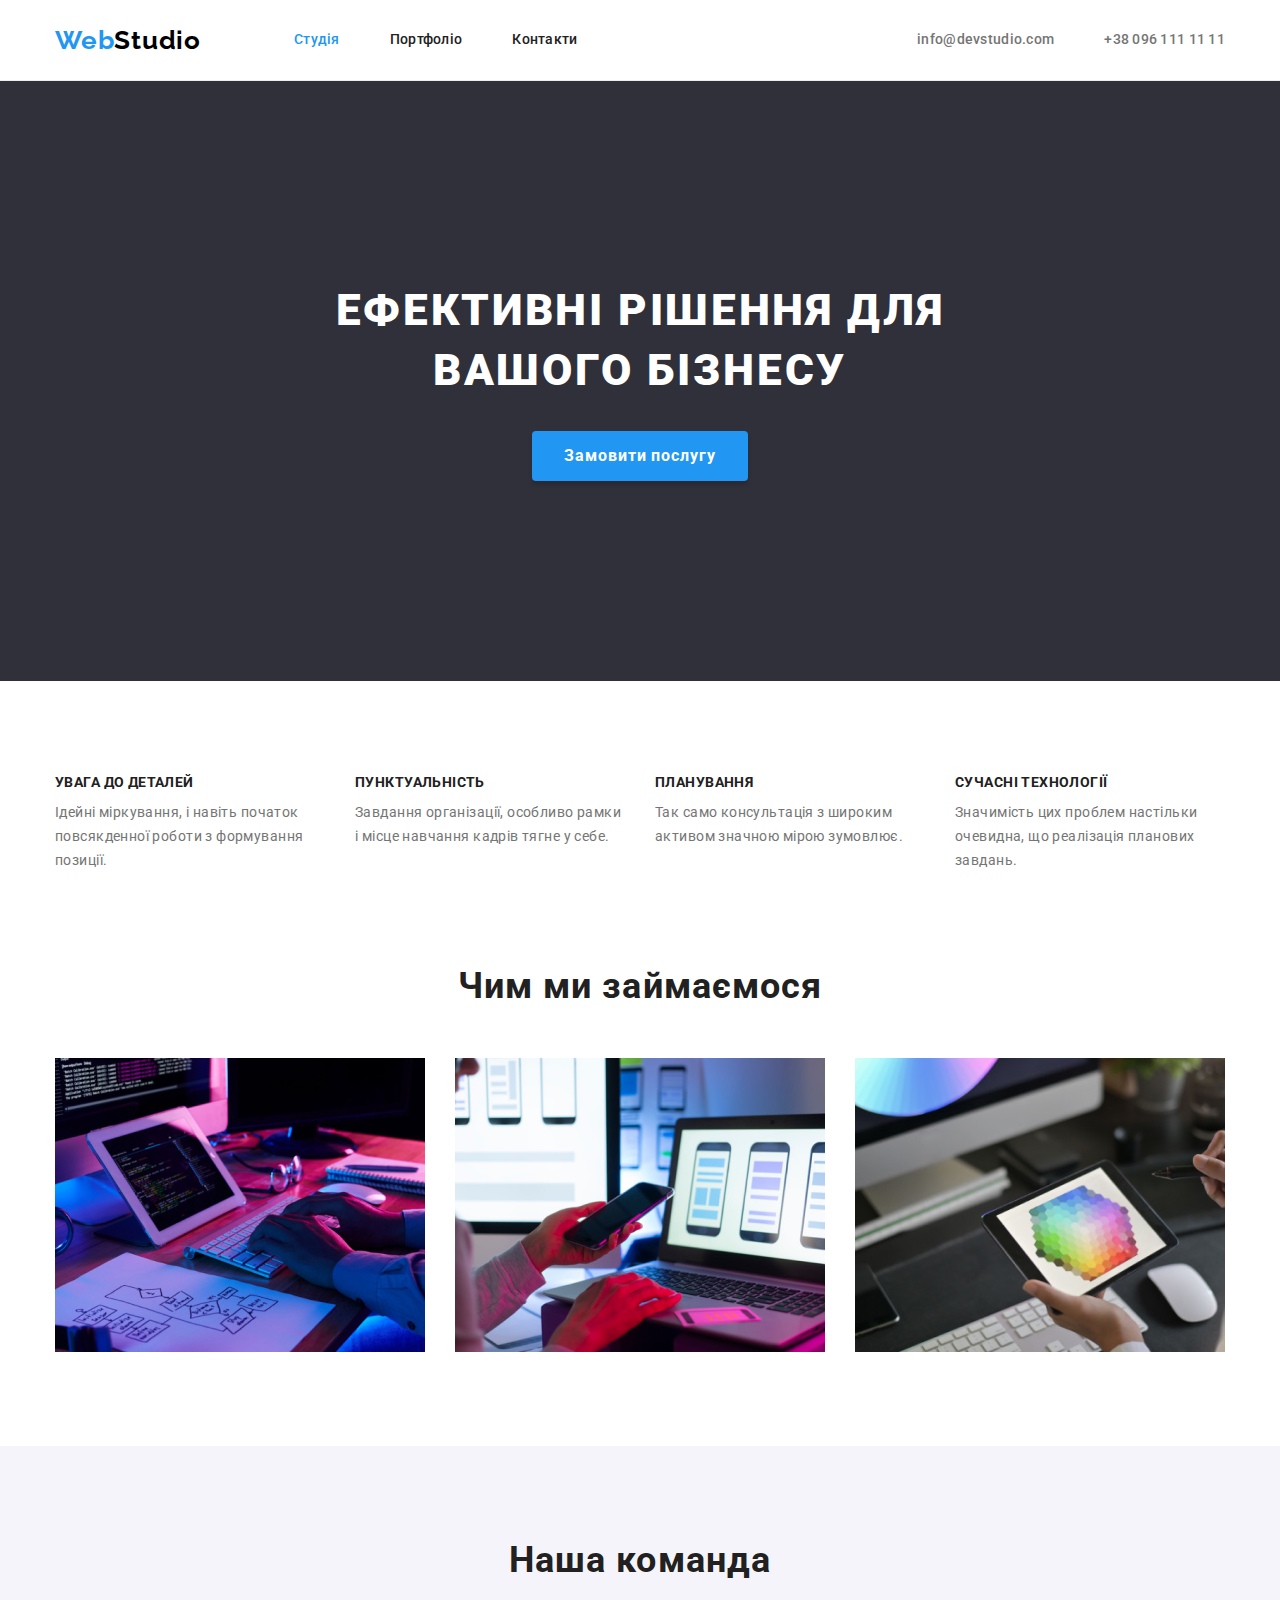
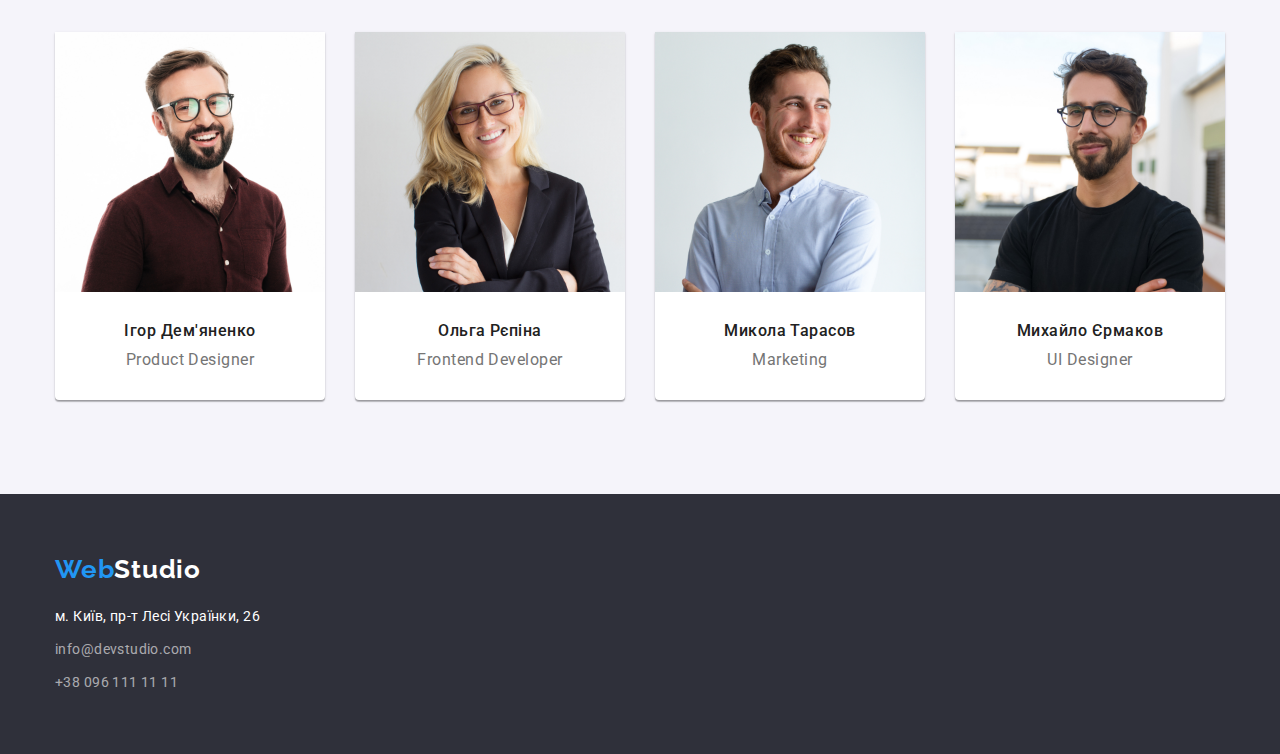
<file: index.html>
<!DOCTYPE html>
<html lang="uk">
  <head>
    <meta charset="UTF-8" />
    <meta http-equiv="X-UA-Compatible" content="IE=edge" />
    <meta name="viewport" content="width=device-width, initial-scale=1.0" />
    <title>hw-3</title>

    <!-- Modern normalize -->
    <link
      rel="stylesheet"
      href="https://cdnjs.cloudflare.com/ajax/libs/modern-normalize/1.1.0/modern-normalize.css"
      integrity="sha512-Y0MM+V6ymRKN2zStTqzQ227DWhhp4Mzdo6gnlRnuaNCbc+YN/ZH0sBCLTM4M0oSy9c9VKiCvd4Jk44aCLrNS5Q=="
      crossorigin="anonymous"
      referrerpolicy="no-referrer"
    />

    <!-- Fonts -->
    <link rel="preconnect" href="https://fonts.googleapis.com" />
    <link rel="preconnect" href="https://fonts.gstatic.com" crossorigin />
    <link
      href="https://fonts.googleapis.com/css2?family=Raleway:wght@700&family=Roboto:wght@400;500;700;900&display=swap"
      rel="stylesheet"
    />

    <!-- Custom styles -->
    <link rel="stylesheet" href="./css/styles.css" />
  </head>
  <body>
    <!-- HEADER -->

    <header class="header">
      <div class="header-container container">
        <nav class="header-nav">
          <div class="partner-logo">
            <a class="logo" href="./index.html"
              >Web<span class="logo logo-header">Studio</span></a
            >
          </div>
          <ul class="naw-list list">
            <li class="naw-item">
              <a
                href="./index.html"
                rel="noopener noreferrer nofollow"
                class="naw-link naw-page"
                >Студія</a
              >
            </li>
            <li class="naw-item">
              <a
                href="./portfolio.html"
                rel="noopener noreferrer nofollow"
                class="naw-link"
                >Портфоліо</a
              >
            </li>
            <li class="naw-item">
              <a href="#" rel="noopener noreferrer nofollow" class="naw-link"
                >Контакти</a
              >
            </li>
          </ul>
        </nav>
        <ul class="contact list">
          <li class="contact-item">
            <a href="mailto:info@devstudio.com" class="contact-link"
              >info@devstudio.com</a
            >
          </li>
          <li class="contact-item">
            <a href="tel:+380961111111" class="contact-link"
              >+38 096 111 11 11</a
            >
          </li>
        </ul>
      </div>
    </header>

    <!-- MAIN -->

    <main>
      <!-- HERO -->

      <section class="hero section">
        <div class="container">
          <h1 class="hero-title">Ефективні рішення для вашого бізнесу</h1>
          <button type="button" class="hero-btn">Замовити послугу</button>
        </div>
      </section>

      <!-- BENEFITS -->

      <section class="section">
        <div class="benefits-container container">
          <h2 class="visually-hidden">Особенности и преимущества</h2>
          <ul class="list benefits">
            <li class="benefits-list">
              <h3 class="benefits-title">УВАГА ДО ДЕТАЛЕЙ</h3>
              <p class="benefits-text">
                Ідейні міркування, і навіть початок повсякденної роботи з
                формування позиції.
              </p>
            </li>
            <li class="benefits-list">
              <h3 class="benefits-title">ПУНКТУАЛЬНІСТЬ</h3>
              <p class="benefits-text">
                Завдання організації, особливо рамки і місце навчання кадрів
                тягне у себе.
              </p>
            </li>
            <li class="benefits-list">
              <h3 class="benefits-title">ПЛАНУВАННЯ</h3>
              <p class="benefits-text">
                Так само консультація з широким активом значною мірою зумовлює.
              </p>
            </li>
            <li class="benefits-list">
              <h3 class="benefits-title">СУЧАСНІ ТЕХНОЛОГІЇ</h3>
              <p class="benefits-text">
                Значимість цих проблем настільки очевидна, що реалізація
                планових завдань.
              </p>
            </li>
          </ul>
        </div>
      </section>

      <!-- ABOUT -->
      <section class="section about">
        <div class="container">
          <h2 class="section-title">Чим ми займаємося</h2>
          <ul class="about-list list">
            <li class="about-item">
              <img
                src="./img/computer.jpg"
                alt="Комп'ютер"
                width="370"
                height="294"
                class="about-img"
              />
            </li>
            <li class="about-item">
              <img
                src="./img/telephone.jpg"
                alt="Телефон"
                width="370"
                height="294"
                class="about-img"
              />
            </li>
            <li class="about-item">
              <img
                src="./img/tablet.jpg"
                alt="Планшет"
                width="370"
                height="294"
                class="about-img"
              />
            </li>
          </ul>
        </div>
      </section>

      <!-- TEAM -->
      <section class="team section">
        <div class="container">
          <h2 class="section-title">Наша команда</h2>
          <ul class="team-list list">
            <li class="team-item">
              <img
                src="./img/team-img-1.jpg"
                alt="Ігор Дем'яненко"
                width="270"
                height="260"
                class="team-img"
              />
              <div class="team-card">
                <h3 class="team-name">Ігор Дем'яненко</h3>
                <p lang="en" class="team-content">Product Designer</p>
              </div>
            </li>
            <li class="team-item">
              <img
                src="./img/team-img-2.jpg"
                alt="Ольга Рєпіна"
                width="270"
                height="260"
                class="team-img"
              />
              <div class="team-card">
                <h3 class="team-name">Ольга Рєпіна</h3>
                <p lang="en" class="team-content">Frontend Developer</p>
              </div>
            </li>
            <li class="team-item">
              <img
                src="./img/team-img-3.jpg"
                alt="Микола Тарасов"
                width="270"
                height="260"
                class="team-img"
              />
              <div class="team-card">
                <h3 class="team-name">Микола Тарасов</h3>
                <p lang="en" class="team-content">Marketing</p>
              </div>
            </li>
            <li class="team-item">
              <img
                src="./img/team-img-4.jpg"
                alt="Михайло Єрмаков"
                width="270"
                height="260"
                class="team-img"
              />
              <div class="team-card">
                <h3 class="team-name">Михайло Єрмаков</h3>
                <p lang="en" class="team-content">UI Designer</p>
              </div>
            </li>
          </ul>
        </div>
      </section>
    </main>

    <!-- FOOTER -->

    <footer class="footer">
      <div class="container footer-container">
        <a href="./index.html" class="logo"
          >Web<span class="logo-footer">Studio</span></a
        >
        <address class="footer-adress">
          <ul class="list footer-list">
            <li class="footer-item">
              <a
                href="https://goo.gl/maps/3n27AXKgrhXGFmmF6"
                target="_blank"
                rel="noopener noreferrer nofollow"
                class="footer-link"
                >м. Київ, пр-т Лесі Українки, 26</a
              >
            </li>

            <li class="footer-item">
              <a href="mailto:info@devstudio.com" class="footer-contact"
                >info@devstudio.com</a
              >
            </li>
            <li class="footer-item">
              <a href="tel:+380961111111" class="footer-contact"
                >+38 096 111 11 11</a
              >
            </li>
          </ul>
        </address>
      </div>
    </footer>
  </body>
</html>
</file>
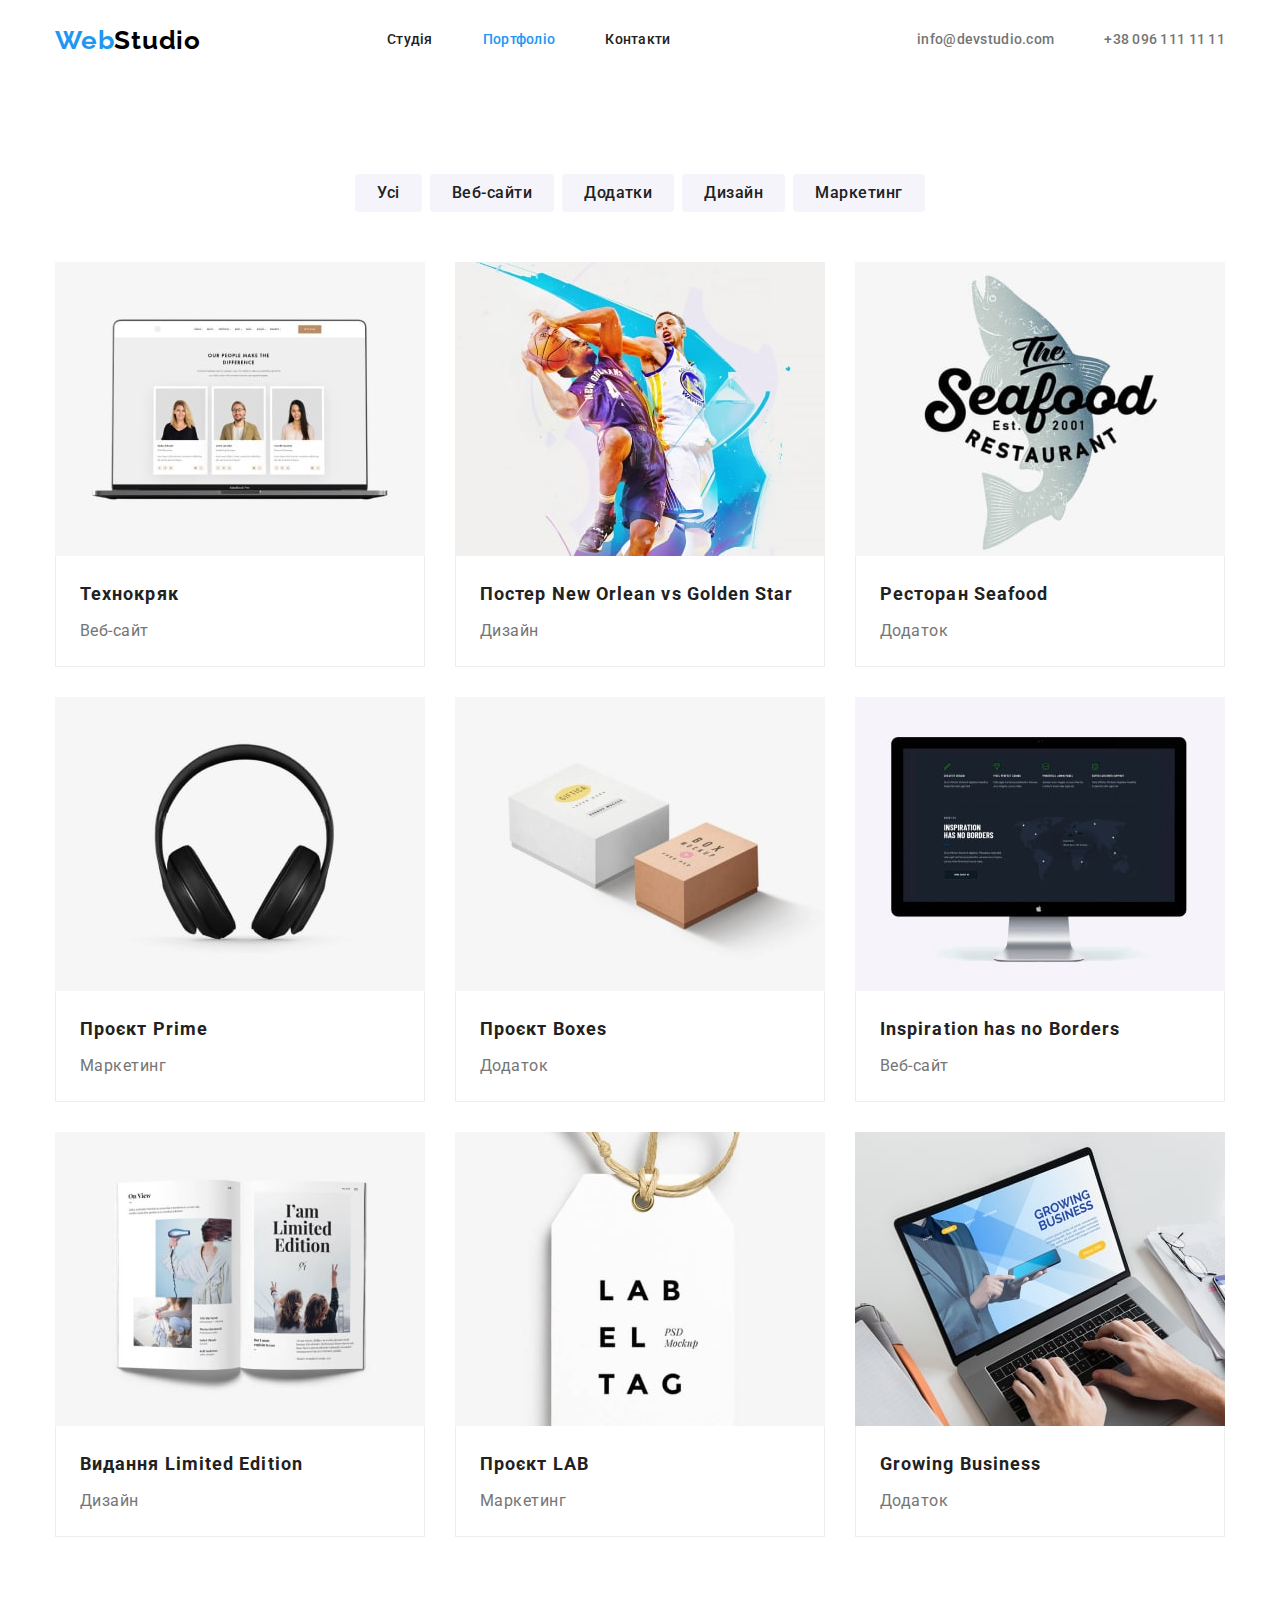
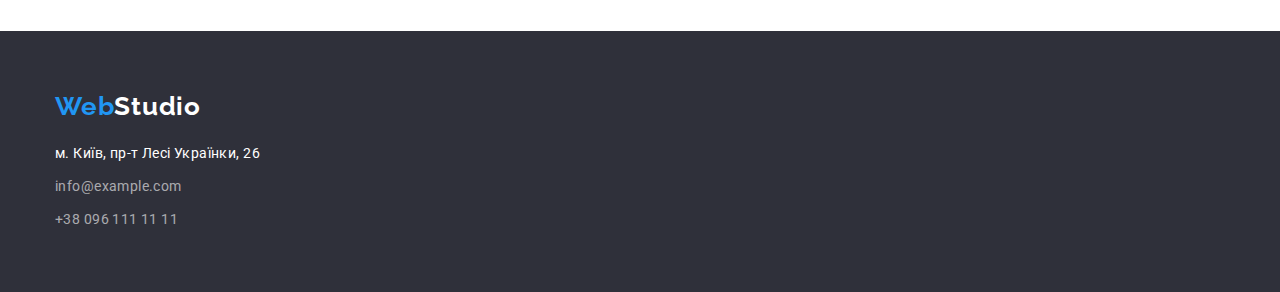
<file: portfolio.html>
<!DOCTYPE html>
<html lang="uk">
  <head>
    <meta charset="UTF-8" />
    <meta http-equiv="X-UA-Compatible" content="IE=edge" />
    <meta name="viewport" content="width=device-width, initial-scale=1.0" />
    <title>portfolio-hw-3</title>

    <!-- Modern normalize -->
    <link
      rel="stylesheet"
      href="https://cdnjs.cloudflare.com/ajax/libs/modern-normalize/1.1.0/modern-normalize.css"
      integrity="sha512-Y0MM+V6ymRKN2zStTqzQ227DWhhp4Mzdo6gnlRnuaNCbc+YN/ZH0sBCLTM4M0oSy9c9VKiCvd4Jk44aCLrNS5Q=="
      crossorigin="anonymous"
      referrerpolicy="no-referrer"
    />

    <!-- Fonts -->
    <link rel="preconnect" href="https://fonts.googleapis.com" />
    <link rel="preconnect" href="https://fonts.gstatic.com" crossorigin />
    <link
      href="https://fonts.googleapis.com/css2?family=Raleway:wght@700&family=Roboto:wght@400;500;700;900&display=swap"
      rel="stylesheet"
    />

    <!-- Custom styles -->
    <link rel="stylesheet" href="./css/styles.css" />
  </head>
  <body>
    <!-- HEADER -->
    <header>
      <div class="header-container container">
        <nav class="header-nav">
          <div class="partner-logo">
            <a class="logo partner-logo" href="./index.html"
              >Web<span class="logo-header">Studio</span></a
            >
          </div>
          <ul class="naw-list list">
            <li class="naw-item">
              <a
                href="./index.html"
                rel="noopener noreferrer nofollow"
                class="naw-link"
                >Студія</a
              >
            </li>
            <li class="naw-item">
              <a
                href="./portfolio.html"
                rel="noopener noreferrer nofollow"
                class="naw-link naw-page"
                >Портфоліо</a
              >
            </li>
            <li class="naw-item">
              <a href="#" rel="noopener noreferrer nofollow" class="naw-link"
                >Контакти</a
              >
            </li>
          </ul>
        </nav>
        <ul class="contact list">
          <li class="contact-item">
            <a href="mailto:info@devstudio.com" class="contact-link"
              >info@devstudio.com</a
            >
          </li>
          <li class="contact-item">
            <a href="tel:+380961111111" class="contact-link"
              >+38 096 111 11 11</a
            >
          </li>
        </ul>
      </div>
    </header>

    <!-- MAIN -->

    <main>
      <!-- MENU -->

      <section class="menu menu-portfolio section">
        <div class="container">
          <h1 class="visually-hidden">Наші послуги</h1>
          <ul class="list menu-list">
            <li class="menu-item">
              <button type="button" class="menu-btn">Усі</button>
            </li>
            <li class="menu-item">
              <button type="button" class="menu-btn">Веб-сайти</button>
            </li>
            <li class="menu-item">
              <button type="button" class="menu-btn">Додатки</button>
            </li>
            <li class="menu-item">
              <button type="button" class="menu-btn">Дизайн</button>
            </li>
            <li class="menu-item">
              <button type="button" class="menu-btn">Маркетинг</button>
            </li>
          </ul>

          <!-- PORTFOLIO -->
          <ul class="list portfolio card-set">
            <li class="portfolio-list card-set-item">
              <img
                src="./img/img-1.jpg"
                alt="Веб-сайт"
                width="370"
                height="294"
                class="portfolio-img"
              />
              <div class="portfolio-card">
                <h2 class="portfolio-title">Технокряк</h2>
                <p class="portfolio-text">Веб-сайт</p>
              </div>
            </li>
            <li class="portfolio-list card-set-item">
              <img
                src="./img/img-2.jpg"
                alt="Дизайн"
                width="370"
                height="294"
                class="portfolio-img"
              />
              <div class="portfolio-card">
                <h2 class="portfolio-title">
                  Постер New Orlean vs Golden Star
                </h2>
                <p class="portfolio-text">Дизайн</p>
              </div>
            </li>
            <li class="portfolio-list card-set-item">
              <img
                src="./img/img-3.jpg"
                alt="Додаток"
                width="370"
                height="294"
                class="portfolio-img"
              />
              <div class="portfolio-card">
                <h2 class="portfolio-title">Ресторан Seafood</h2>
                <p class="portfolio-text">Додаток</p>
              </div>
            </li>
            <li class="portfolio-list card-set-item">
              <img
                src="./img/img-4.jpg"
                alt="Маркетинг"
                width="370"
                height="294"
                class="portfolio-img"
              />
              <div class="portfolio-card">
                <h2 class="portfolio-title">Проєкт Prime</h2>
                <p class="portfolio-text">Маркетинг</p>
              </div>
            </li>
            <li class="portfolio-list card-set-item">
              <img
                src="./img/img-5.jpg"
                alt="Додаток"
                width="370"
                height="294"
                class="portfolio-img"
              />
              <div class="portfolio-card">
                <h2 class="portfolio-title">Проєкт Boxes</h2>
                <p class="portfolio-text">Додаток</p>
              </div>
            </li>
            <li class="portfolio-list card-set-item">
              <img
                src="./img/img-6.jpg"
                alt="Веб-сайт"
                width="370"
                height="294"
                class="portfolio-img"
              />
              <div class="portfolio-card">
                <h2 lang="en" class="portfolio-title">
                  Inspiration has no Borders
                </h2>
                <p class="portfolio-text">Веб-сайт</p>
              </div>
            </li>
            <li class="portfolio-list card-set-item">
              <img
                src="./img/img-7.jpg"
                alt="Дизайн"
                width="370"
                height="294"
                class="portfolio-img"
              />
              <div class="portfolio-card">
                <h2 class="portfolio-title">Видання Limited Edition</h2>
                <p class="portfolio-text">Дизайн</p>
              </div>
            </li>
            <li class="portfolio-list card-set-item">
              <img
                src="./img/img-8.jpg"
                alt="Маркетинг"
                width="370"
                height="294"
                class="portfolio-img"
              />
              <div class="portfolio-card">
                <h2 class="portfolio-title">Проєкт LAB</h2>
                <p class="portfolio-text">Маркетинг</p>
              </div>
            </li>
            <li class="portfolio-list card-set-item">
              <img
                src="./img/img-9.jpg"
                alt="Додаток"
                width="370"
                height="294"
                class="portfolio-img"
              />
              <div class="portfolio-card">
                <h2 lang="en" class="portfolio-title">Growing Business</h2>
                <p class="portfolio-text">Додаток</p>
              </div>
            </li>
          </ul>
        </div>
      </section>
    </main>

    <!-- FOOTER -->

    <footer class="footer">
      <div class="container footer-container">
        <a href="./index.html" class="logo"
          >Web<span class="logo-footer">Studio</span></a
        >
        <address class="footer-adress">
          <ul class="list footer-list">
            <li class="footer-item">
              <a
                href="https://goo.gl/maps/3n27AXKgrhXGFmmF6"
                target="_blank"
                rel="noopener noreferrer nofollow"
                class="footer-link"
                >м. Київ, пр-т Лесі Українки, 26</a
              >
            </li>

            <li class="footer-item">
              <a href="mailto:info@example.com" class="footer-contact"
                >info@example.com</a
              >
            </li>
            <li class="footer-item">
              <a href="tel:+380961111111" class="footer-contact"
                >+38 096 111 11 11</a
              >
            </li>
          </ul>
        </address>
      </div>
    </footer>
  </body>
</html>
</file>
<file: css/styles.css>
:root {
  --primary-color: #212121;
  --secondary-color: #f5f4fa;
  --accent-color: #e5e5e5;
  --color-grey: #757575;
  --common-white: #ffffff;
  --color-blue: #2196f3;
  --color-hero: #2f303a;
  --color-portfolio: #f5f5f5;
  --main-font: "Roboto", sans-serif;
  --title-size: 44px;
  --text-size: 14px;
  --indent: 30px;
  --items: 3;
}

body {
  font-family: "Roboto", sans-serif;
  color: var(--primary-color);
  background-color: var(--common-white);
  font-size: var(--text-size);
}
/* reset start */
h1,
h2,
h3,
h4,
h5,
h6,
p {
  margin: 0;
}

.link {
  text-decoration: none;
  color: currentColor;
}

.list {
  list-style: none;
  margin: 0;
  padding: 0;
}

img {
  display: block;
}

/* reset end */
.section {
  padding-top: 94px;
  padding-bottom: 94px;
}
.container {
  width: 1200px;
  padding-right: 15px;
  padding-left: 15px;
  margin-left: auto;
  margin-right: auto;
  /* outline: 2px solid red; */
}

.card-set {
  display: flex;
  flex-wrap: wrap;
  gap: var(--indent);
}
.card-set-item {
  flex-basis: calc(
    (100% - var(--indent) * (var(--items) - 1)) / (var(--items))
  );
}

/* HEADER */
.header {
  border: 1px solid #ececec;
  border-top: none;
  border-right: none;
  border-left: none;
}

.header-container {
  display: flex;
  align-items: center;
}
.header-nav {
  display: flex;
  align-items: center;
  margin-right: auto;
}
.logo {
  font-family: "Raleway";
  font-weight: 700;
  font-size: 26px;
  line-height: 1.19;
  letter-spacing: 0.03em;
  color: var(--color-blue);
  text-decoration: none;
}

.partner-logo {
  margin-right: 93px;
}

.contact {
  display: flex;
  /* align-items: center; */
  gap: 50px;
}

.logo-header {
  color: #000000;
}

.naw-list {
  display: flex;
  /* align-items: center; */
  gap: 50px;
}

.menu-list {
  display: flex;
  justify-content: center;
  margin-bottom: 50px;
}
.menu-item:not(:last-child) {
  margin-right: 8px;
}

.list {
  list-style: none;
}

.naw-link {
  display: block;
  font-weight: 500;
  line-height: 1.14;
  letter-spacing: 0.02em;
  color: var(--primary-color);
  text-decoration: none;
  padding: 32px 0;
}
.naw-link:hover {
  color: var(--color-blue);
}
.naw-link:focus {
  color: var(--color-blue);
}
.naw-page {
  color: var(--color-blue);
}
.contact-link {
  display: block;
  font-weight: 500;
  line-height: 1.14;
  letter-spacing: 0.02em;
  color: var(--color-grey);
  text-decoration: none;
  padding: 32px 0;
}
.contact-link:hover {
  color: var(--color-blue);
}
.contact-link:focus {
  color: var(--color-blue);
}

/* HERO */

.hero {
  text-align: center;
  padding: 200px 0;
  background-color: var(--color-hero);
}
.hero-title {
  margin-left: auto;
  margin-right: auto;
  margin-bottom: 30px;
  width: 696px;
  font-weight: 900;
  font-size: 44px;
  line-height: 1.36;
  text-align: center;
  letter-spacing: 0.06em;
  text-transform: uppercase;
  color: var(--common-white);
}
.hero-btn {
  /* font-family: 'Roboto';
    font-style: normal; */
  padding: 10px 32px;
  border: 0;
  border-radius: 4px;
  min-width: 216px;
  min-height: 50px;
  margin-left: auto;
  margin-right: auto;
  font-weight: 700;
  font-size: 16px;
  line-height: 1.88;
  display: flex;
  align-items: center;
  text-align: center;
  letter-spacing: 0.06em;
  color: var(--common-white);
  background-color: var(--color-blue);
  box-shadow: 0px 4px 4px rgba(0, 0, 0, 0.15);
}
.visually-hidden {
  position: absolute;
  white-space: nowrap;
  width: 1px;
  height: 1px;
  overflow: hidden;
  border: 0;
  padding: 0;
  clip: rect(0 0 0 0);
  clip-path: inset(50%);
  margin: -1px;
}

/* BENEFITS */
/* .benefits-container {
  display: flex;
} */

.benefits {
  display: flex;
}

.benefits-list:not(:last-child) {
  margin-right: 30px;
}
.benefits-title {
  font-size: 14px;
  line-height: 1.14;
  letter-spacing: 0.03em;
  text-transform: uppercase;
  color: var(--primary-color);
  margin-bottom: 10px;
}
.benefits-text {
  line-height: 1.71;
  letter-spacing: 0.03em;
  color: var(--color-grey);
  width: 270px;
}

/* ABOUT */

.about {
  padding-top: 0;
}

.about-list {
  display: flex;
  flex-wrap: wrap;
  gap: var(--indent);
}
.section-title {
  margin-bottom: 50px;
  font-size: 36px;
  line-height: 1.16;
  text-align: center;
  letter-spacing: 0.03em;
}

/* TEAM */
.team-list {
  display: flex;
  flex-wrap: wrap;
  gap: var(--indent);
}
.team {
  background: var(--secondary-color);
}

.team-item {
  background: var(--common-white);
  box-shadow: 0px 1px 3px rgba(0, 0, 0, 0.12), 0px 1px 1px rgba(0, 0, 0, 0.14),
    0px 2px 1px rgba(0, 0, 0, 0.2);
  border-radius: 0px 0px 4px 4px;
}
.team-img {
  /* position: absolute; */
  width: 270px;
  height: 260px;
  /* left: 215px;
    top: 1632px; */
  /* background: url(4853.jpg); */
  border-radius: 0px;
  /* background: #F5F4FA; */
}
.team-name {
  margin-bottom: 10px;
  font-weight: 500;
  font-size: 16px;
  line-height: 1.18;
  text-align: center;
  letter-spacing: 0.03em;
}
.team-card {
  padding-top: 30px;
  padding-bottom: 30px;
}
.team-content {
  font-size: 16px;
  line-height: 1.18;
  text-align: center;
  letter-spacing: 0.03em;
  color: var(--color-grey);
}

/* FOOTER */
.footer {
  padding-top: 60px;
  padding-bottom: 60px;
}
.footer {
  background: var(--color-hero);
}
.logo-footer {
  color: var(--common-white);
}
.footer-link {
  font-style: normal;
  line-height: 1.71;
  letter-spacing: 0.03em;
  color: var(--common-white);
  text-decoration: none;
}
.footer-item:not(:last-child) {
  margin-bottom: 9px;
}
.footer-adress {
  margin-top: 20px;
}
.footer-contact {
  font-style: normal;
  line-height: 1.71;
  letter-spacing: 0.03em;
  color: rgba(255, 255, 255, 0.6);
  text-decoration: none;
}
.footer-contact:hover {
  color: var(--color-blue);
}
.footer-contact:focus {
  color: var(--color-blue);
}
.menu-btn {
  padding: 6px 22px;
  border: 0;
  border-radius: 4px;
  font-weight: 500;
  font-size: 16px;
  line-height: 1.62;
  text-align: center;
  letter-spacing: 0.03em;
  color: var(--primary-color);
  background: var(--secondary-color);
  cursor: pointer;
}
.menu-btn:hover {
  background-color: var(--color-blue);
  color: var(--common-white);
}
.menu-btn:focus {
  background-color: var(--color-blue);
  color: var(--common-white);
}

/* PORTFOLIO */

.portfolio-list {
  background-color: var(--common-white);
}
.portfolio-card {
  padding: 20px 24px;
  border: 1px solid #eeeeee;
  border-top: none;
}

.portfolio-title {
  margin-bottom: 4px;
  font-size: 18px;
  line-height: 2;
  letter-spacing: 0.06em;
}

.portfolio-text {
  font-size: 16px;
  line-height: 1.88;
  letter-spacing: 0.03em;
  color: var(--color-grey);
}
</file>
